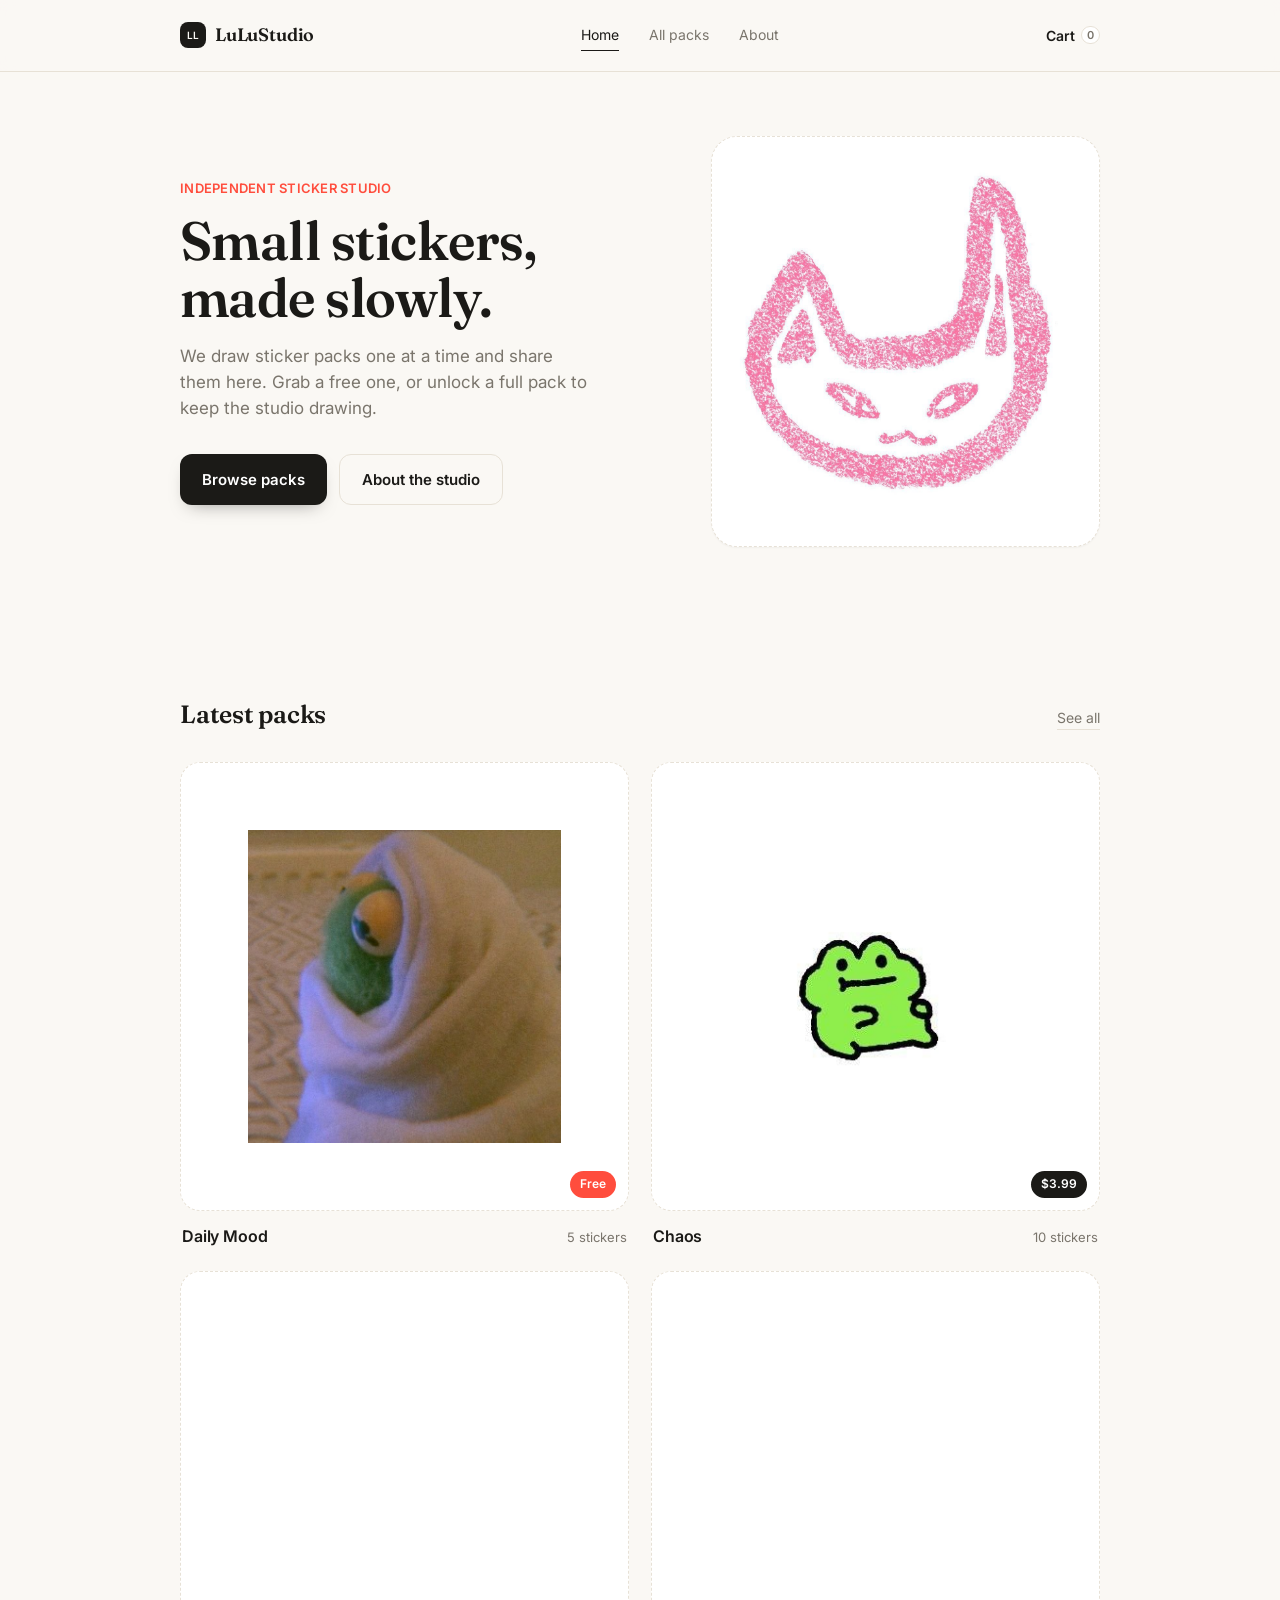
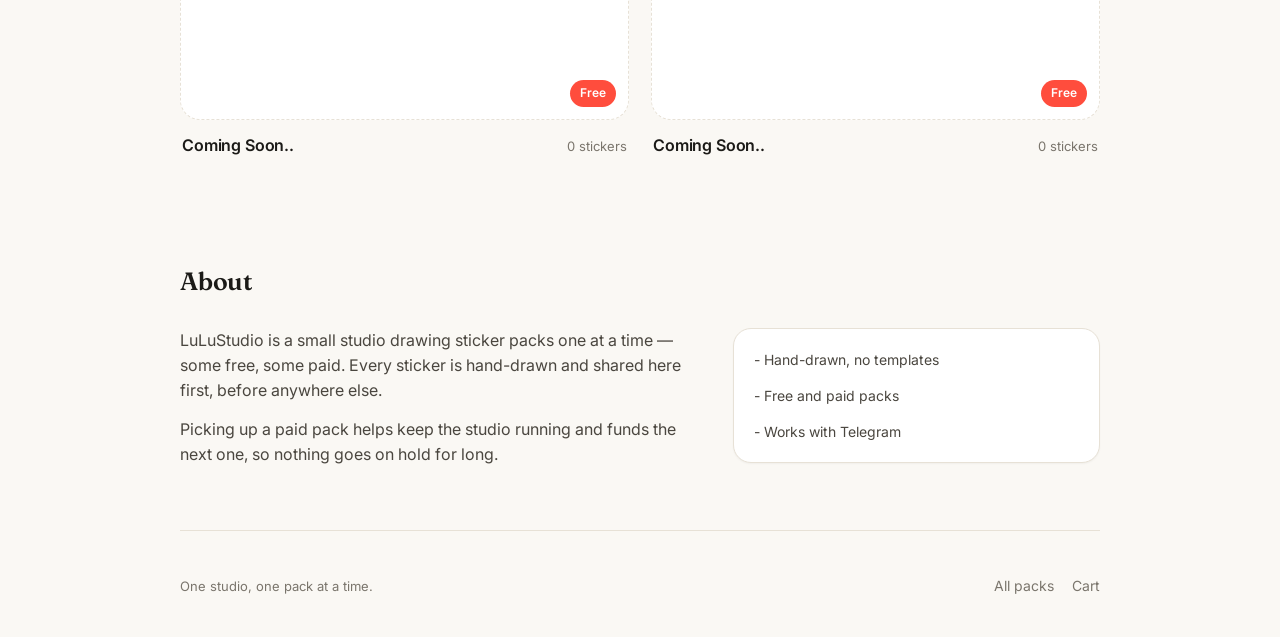
<file: index.html>
<!doctype html>
<html lang="en">
<head>
<meta charset="utf-8">
<meta name="viewport" content="width=device-width, initial-scale=1">
<title>LuLuStudio — small stickers, made slowly</title>
<link rel="preconnect" href="https://fonts.googleapis.com">
<link rel="preconnect" href="https://fonts.gstatic.com" crossorigin>
<link href="https://fonts.googleapis.com/css2?family=Fraunces:opsz,wght@9..144,500;9..144,600&family=Inter:wght@400;500;600&display=swap" rel="stylesheet">
<link rel="stylesheet" href="css/style.css">
</head>
<body data-page="home">
<header class="site-header"><div class="container nav">
  <a class="logo" href="index.html"><span class="logo-mark" aria-hidden="true">LL</span>LuLuStudio</a>
  <nav class="desktop-nav"><a class="active" href="index.html">Home</a><a href="shop.html">All packs</a><a href="#about">About</a></nav>
  <div class="nav-actions"><a class="cart-link" href="cart.html">Cart <span id="cartCount">0</span></a><button class="menu-btn">☰</button></div>
</div></header>

<main>
  <section class="hero container">
    <div>
      <p class="eyebrow">Independent sticker studio</p>
      <h1>Small stickers, made slowly.</h1>
      <p class="sub">We draw sticker packs one at a time and share them here. Grab a free one, or unlock a full pack to keep the studio drawing.</p>
      <div class="hero-actions">
        <a class="btn btn-primary" href="shop.html">Browse packs</a>
        <a class="btn btn-secondary" href="#about">About the studio</a>
      </div>
    </div>
    <div class="hero-sheet"><img src="images/cat.jpg" alt="LuLuStudio sticker illustration"></div>
  </section>

  <section class="section container">
    <div class="section-heading"><h2>Latest packs</h2><a class="text-link" href="shop.html">See all</a></div>
    <div class="pack-grid" id="featuredPacks"></div>
  </section>

  <section class="section container" id="about">
    <div class="section-heading"><h2>About</h2></div>
    <div class="about-wrap">
      <div class="about-copy">
        <p class="about">LuLuStudio is a small studio drawing sticker packs one at a time — some free, some paid. Every sticker is hand-drawn and shared here first, before anywhere else.</p>
        <p class="about">Picking up a paid pack helps keep the studio running and funds the next one, so nothing goes on hold for long.</p>
      </div>
      <ul class="about-facts">
        <li>- Hand-drawn, no templates</li>
        <li>- Free and paid packs</li>
        <li>- Works with Telegram</li>
      </ul>
    </div>
  </section>
</main>

<footer class="footer container">
  <div class="footer-inner">
    <p>One studio, one pack at a time.</p>
    <div class="footer-links"><a href="shop.html">All packs</a><a href="cart.html">Cart</a></div>
  </div>
</footer>

<script src="js/data.js"></script><script src="js/app.js"></script>
</body>
</html>
</file>
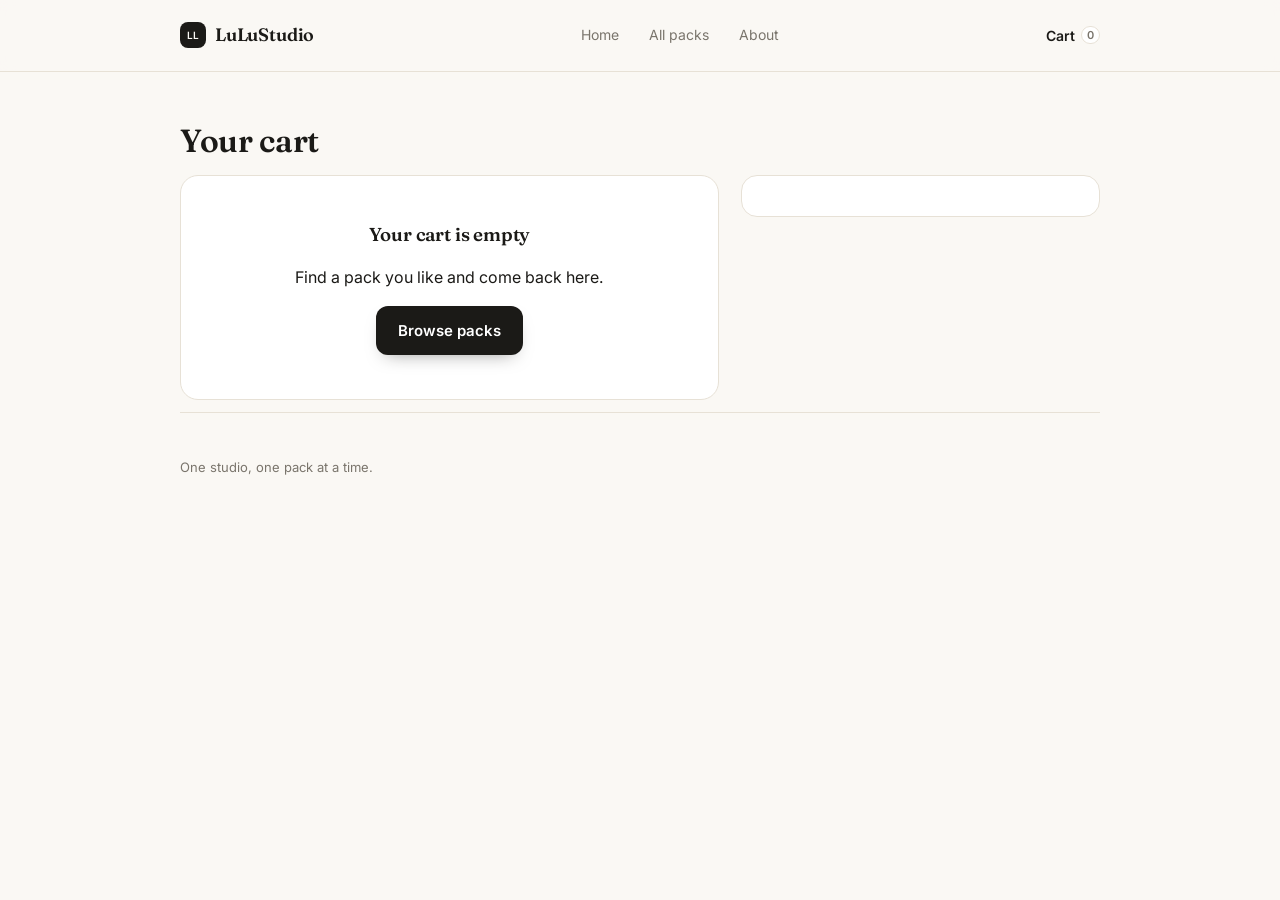
<file: cart.html>
<!doctype html>
<html lang="en">
<head>
<meta charset="utf-8">
<meta name="viewport" content="width=device-width, initial-scale=1">
<title>Cart — LuLuStudio</title>
<link rel="preconnect" href="https://fonts.googleapis.com">
<link rel="preconnect" href="https://fonts.gstatic.com" crossorigin>
<link href="https://fonts.googleapis.com/css2?family=Fraunces:opsz,wght@9..144,500;9..144,600&family=Inter:wght@400;500;600&display=swap" rel="stylesheet">
<link rel="stylesheet" href="css/style.css">
</head>
<body data-page="cart">
<header class="site-header"><div class="container nav">
  <a class="logo" href="index.html"><span class="logo-mark" aria-hidden="true">LL</span>LuLuStudio</a>
  <nav class="desktop-nav"><a href="index.html">Home</a><a href="shop.html">All packs</a><a href="index.html#about">About</a></nav>
  <div class="nav-actions"><a class="cart-link" href="cart.html">Cart <span id="cartCount">0</span></a><button class="menu-btn">☰</button></div>
</div></header>

<main class="container">
  <section class="page-head"><h1>Your cart</h1></section>
  <section class="cart-layout">
    <div id="cartItems"></div>
    <div class="summary-card" id="cartSummary"></div>
  </section>
</main>

<footer class="footer container"><div class="footer-inner"><p>One studio, one pack at a time.</p></div></footer>
<script src="js/data.js"></script><script src="js/app.js"></script>
</body>
</html>
</file>
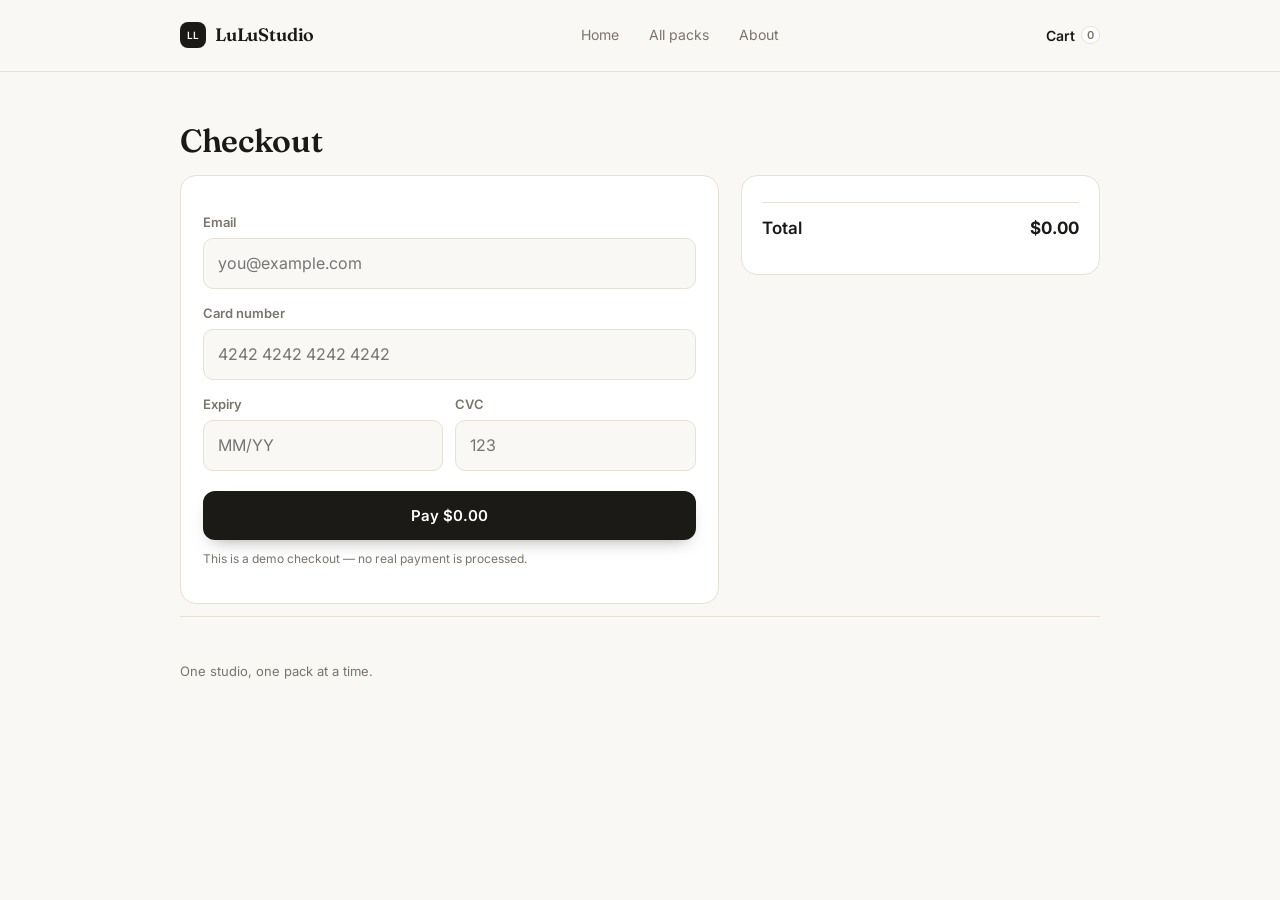
<file: checkout.html>
<!doctype html>
<html lang="en">
<head>
<meta charset="utf-8">
<meta name="viewport" content="width=device-width, initial-scale=1">
<title>Checkout — LuLuStudio</title>
<link rel="preconnect" href="https://fonts.googleapis.com">
<link rel="preconnect" href="https://fonts.gstatic.com" crossorigin>
<link href="https://fonts.googleapis.com/css2?family=Fraunces:opsz,wght@9..144,500;9..144,600&family=Inter:wght@400;500;600&display=swap" rel="stylesheet">
<link rel="stylesheet" href="css/style.css">
</head>
<body data-page="checkout">
<header class="site-header"><div class="container nav">
  <a class="logo" href="index.html"><span class="logo-mark" aria-hidden="true">LL</span>LuLuStudio</a>
  <nav class="desktop-nav"><a href="index.html">Home</a><a href="shop.html">All packs</a><a href="index.html#about">About</a></nav>
  <div class="nav-actions"><a class="cart-link" href="cart.html">Cart <span id="cartCount">0</span></a><button class="menu-btn">☰</button></div>
</div></header>

<main class="container">
  <section class="page-head"><h1>Checkout</h1></section>
  <section class="checkout-layout">
    <form class="form-card" id="checkoutForm">
      <label>Email</label><input type="email" required placeholder="you@example.com">
      <label>Card number</label><input required placeholder="4242 4242 4242 4242">
      <div style="display:flex;gap:12px">
        <div style="flex:1"><label>Expiry</label><input required placeholder="MM/YY"></div>
        <div style="flex:1"><label>CVC</label><input required placeholder="123"></div>
      </div>
      <button class="btn btn-primary full" id="payButton" style="margin-top:20px">Pay</button>
      <p style="color:var(--muted);font-size:12px;margin-top:10px">This is a demo checkout — no real payment is processed.</p>
    </form>
    <div class="summary-card">
      <div id="checkoutItems"></div>
      <div class="total-row"><span>Total</span><strong id="checkoutTotal"></strong></div>
    </div>
  </section>
</main>

<footer class="footer container"><div class="footer-inner"><p>One studio, one pack at a time.</p></div></footer>
<script src="js/data.js"></script><script src="js/app.js"></script>
</body>
</html>
</file>
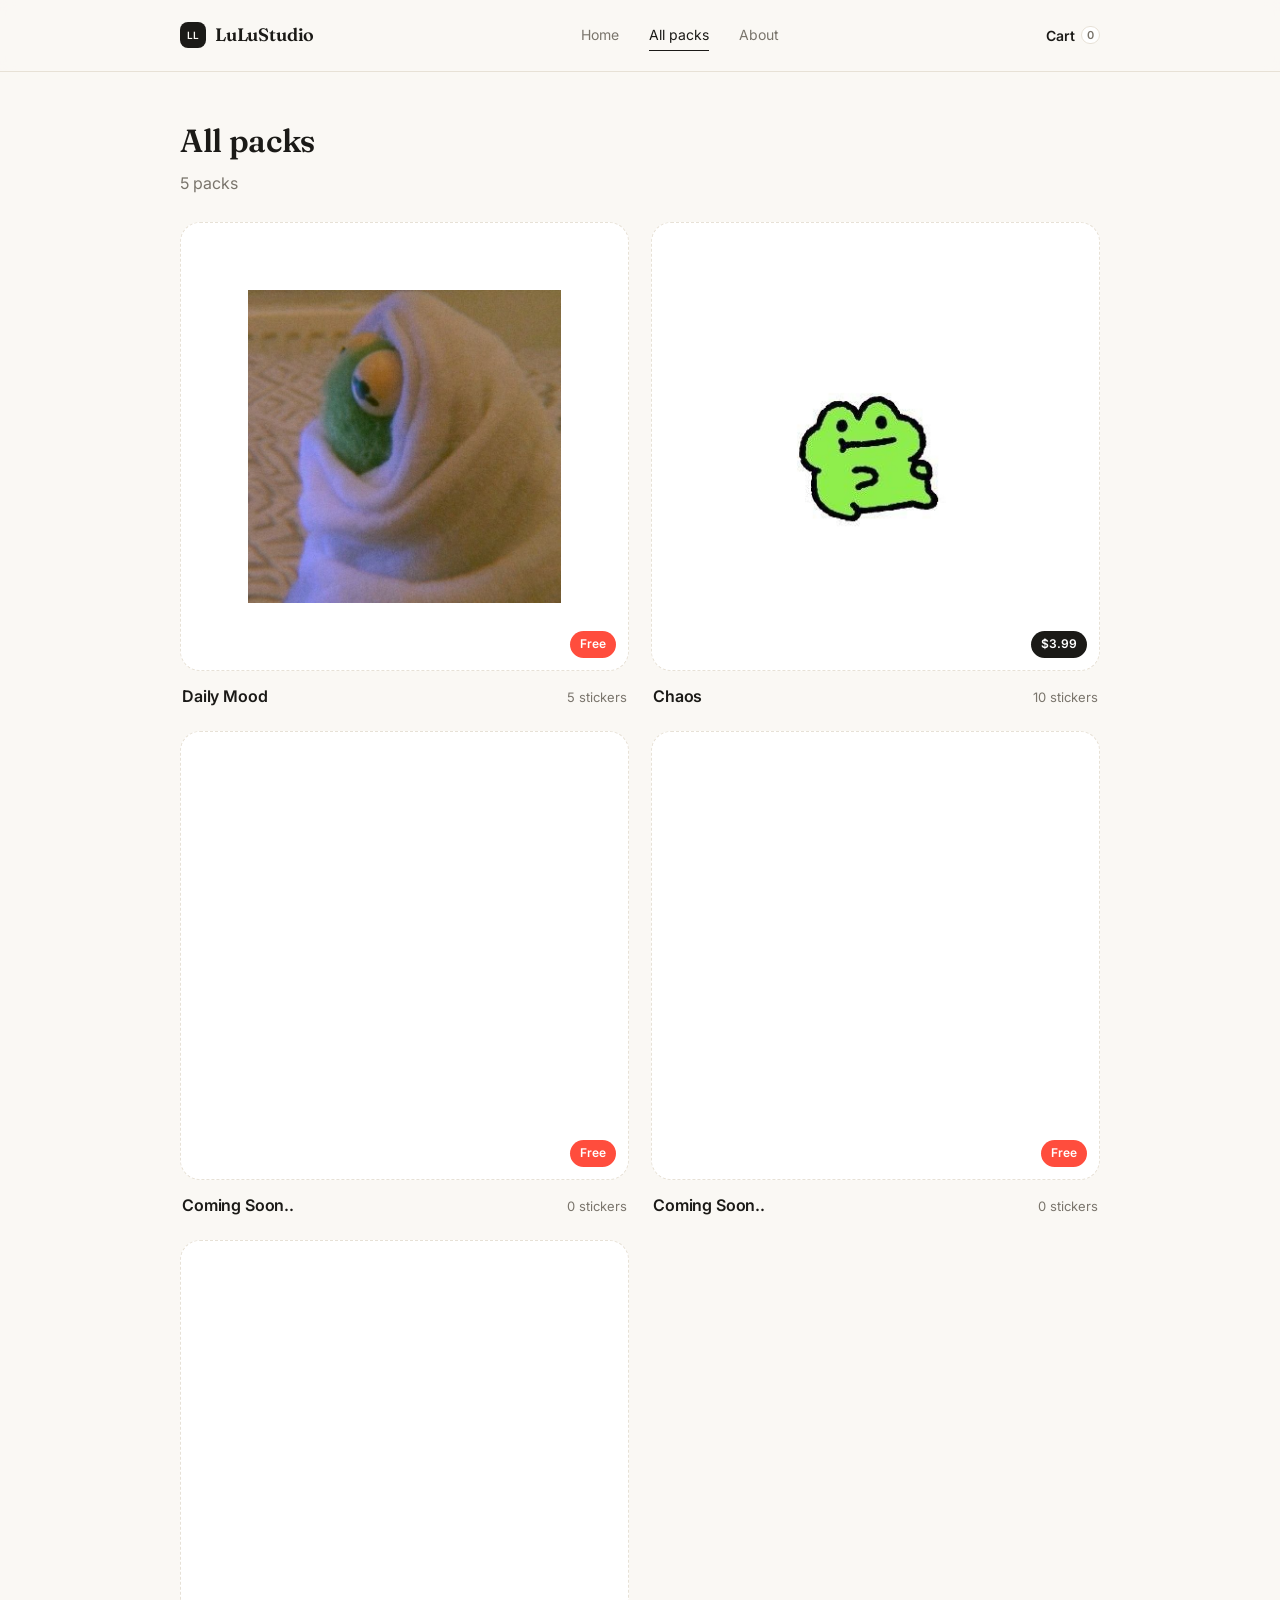
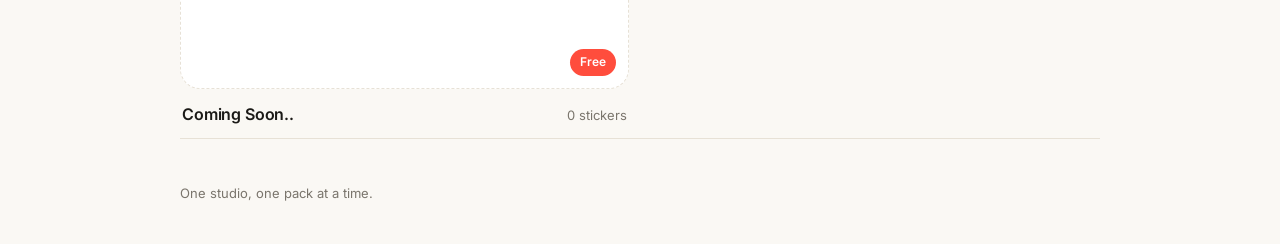
<file: shop.html>
<!doctype html>
<html lang="en">
<head>
<meta charset="utf-8">
<meta name="viewport" content="width=device-width, initial-scale=1">
<title>All packs — LuLuStudio</title>
<link rel="preconnect" href="https://fonts.googleapis.com">
<link rel="preconnect" href="https://fonts.gstatic.com" crossorigin>
<link href="https://fonts.googleapis.com/css2?family=Fraunces:opsz,wght@9..144,500;9..144,600&family=Inter:wght@400;500;600&display=swap" rel="stylesheet">
<link rel="stylesheet" href="css/style.css">
</head>
<body data-page="shop">
<header class="site-header"><div class="container nav">
  <a class="logo" href="index.html"><span class="logo-mark" aria-hidden="true">LL</span>LuLuStudio</a>
  <nav class="desktop-nav"><a href="index.html">Home</a><a class="active" href="shop.html">All packs</a><a href="index.html#about">About</a></nav>
  <div class="nav-actions"><a class="cart-link" href="cart.html">Cart <span id="cartCount">0</span></a><button class="menu-btn">☰</button></div>
</div></header>

<main>
  <section class="page-head container"><h1>All packs</h1><p id="packCount"></p></section>
  <section class="container"><div class="pack-grid" id="allPacks"></div></section>
</main>

<footer class="footer container"><div class="footer-inner"><p>One studio, one pack at a time.</p></div></footer>
<script src="js/data.js"></script><script src="js/app.js"></script>
</body>
</html>
</file>
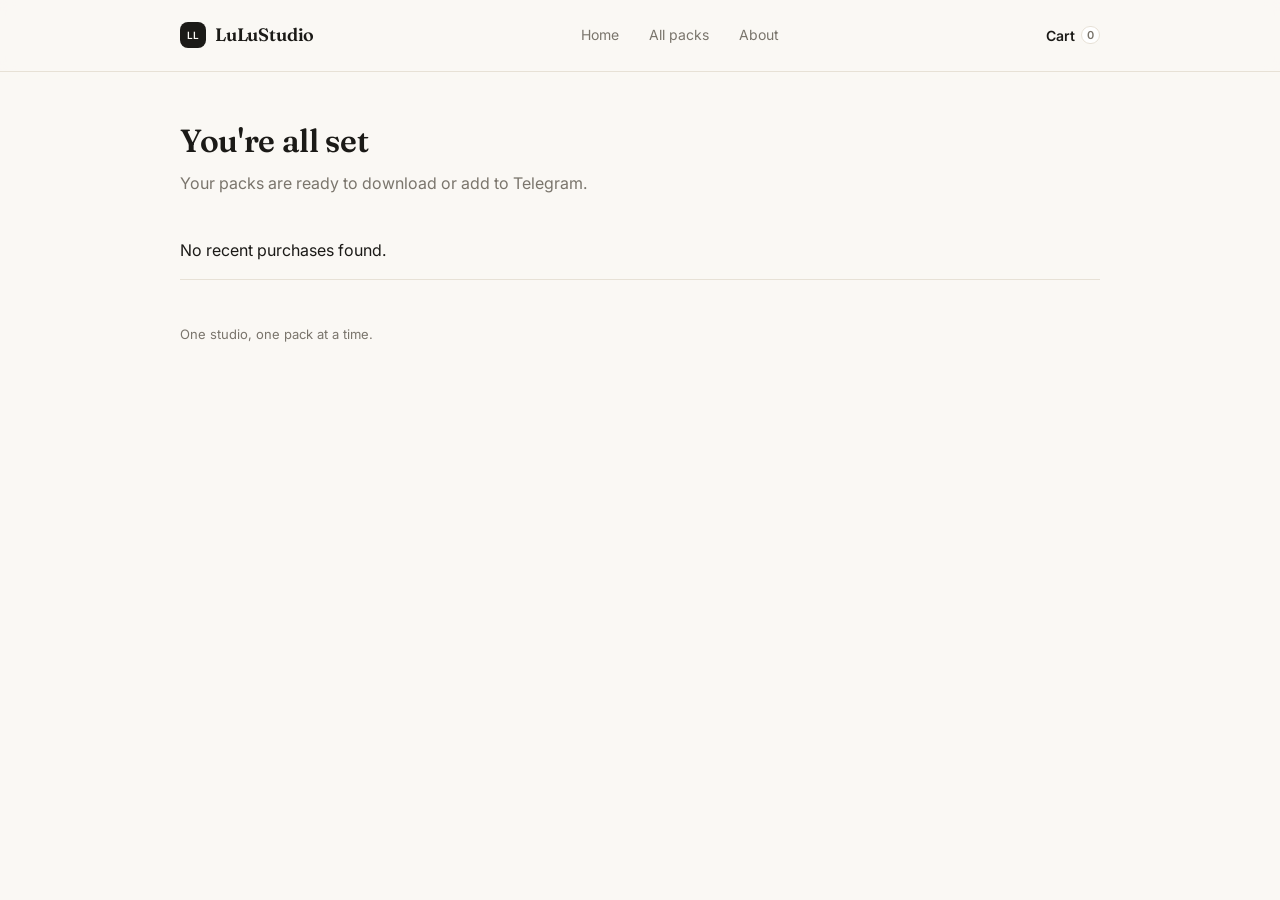
<file: success.html>
<!doctype html>
<html lang="en">
<head>
<meta charset="utf-8">
<meta name="viewport" content="width=device-width, initial-scale=1">
<title>You're all set — LuLuStudio</title>
<link rel="preconnect" href="https://fonts.googleapis.com">
<link rel="preconnect" href="https://fonts.gstatic.com" crossorigin>
<link href="https://fonts.googleapis.com/css2?family=Fraunces:opsz,wght@9..144,500;9..144,600&family=Inter:wght@400;500;600&display=swap" rel="stylesheet">
<link rel="stylesheet" href="css/style.css">
</head>
<body data-page="success">
<header class="site-header"><div class="container nav">
  <a class="logo" href="index.html"><span class="logo-mark" aria-hidden="true">LL</span>LuLuStudio</a>
  <nav class="desktop-nav"><a href="index.html">Home</a><a href="shop.html">All packs</a><a href="index.html#about">About</a></nav>
  <div class="nav-actions"><a class="cart-link" href="cart.html">Cart <span id="cartCount">0</span></a><button class="menu-btn">☰</button></div>
</div></header>

<main class="container">
  <section class="page-head"><h1>You're all set</h1><p>Your packs are ready to download or add to Telegram.</p></section>
  <section id="downloads"></section>
</main>

<footer class="footer container"><div class="footer-inner"><p>One studio, one pack at a time.</p></div></footer>
<script src="js/data.js"></script><script src="js/app.js"></script>
</body>
</html>
</file>
<file: css/style.css>
*{box-sizing:border-box}
:root{
  --paper:#FAF8F4; --surface:#fff; --ink:#1B1A17; --muted:#7A756C;
  --line:#E7E1D6; --accent:#FF4D3D; --accent-soft:#FFE7E2; --yellow:#FFD23F;
  --radius:18px; --radius-sm:12px;
  --shadow-sm:0 1px 2px rgba(27,26,23,.04);
  --shadow-md:0 10px 24px -12px rgba(27,26,23,.16);
  --shadow-lift:0 16px 32px -16px rgba(27,26,23,.22);
}
body{margin:0;background:var(--paper);color:var(--ink);font-family:"Inter",sans-serif;line-height:1.55;font-size:16px;-webkit-font-smoothing:antialiased}
h1,h2,h3{font-family:"Fraunces",serif;font-weight:600;letter-spacing:-.01em;margin:0}
a{color:inherit;text-decoration:none}
button,input,select{font:inherit}
.container{width:min(920px,calc(100% - 48px));margin:auto}

/* header */
.site-header{padding:20px 0;position:sticky;top:0;background:rgba(250,248,244,.88);backdrop-filter:blur(8px);z-index:30;border-bottom:1px solid var(--line)}
.nav{display:flex;align-items:center;justify-content:space-between}
.logo{font-family:"Fraunces",serif;font-weight:600;font-size:18px;display:flex;align-items:center;gap:9px;letter-spacing:-.01em}
.logo-mark{display:grid;place-items:center;width:26px;height:26px;border-radius:8px;background:var(--ink);color:var(--paper);font-family:"Inter",sans-serif;font-weight:600;font-size:10px;letter-spacing:.02em}
.desktop-nav{display:flex;gap:30px}
.desktop-nav a{font-size:14px;color:var(--muted);padding:4px 0;border-bottom:1px solid transparent;transition:.15s color,.15s border-color}
.desktop-nav a:hover{color:var(--ink)}
.desktop-nav .active{color:var(--ink);border-color:var(--ink)}
.nav-actions{display:flex;align-items:center;gap:20px}
.cart-link{font-size:14px;font-weight:600;display:flex;align-items:center;gap:6px}
.cart-link span{color:var(--muted);background:var(--surface);border:1px solid var(--line);border-radius:999px;font-size:11px;font-weight:600;min-width:18px;height:18px;display:grid;place-items:center;padding:0 5px}
.menu-btn{display:none;border:0;background:none;font-size:20px;cursor:pointer;color:var(--ink)}
@media(max-width:640px){
  .desktop-nav{display:none}.menu-btn{display:block}
  .nav-open .desktop-nav{display:flex;flex-direction:column;position:absolute;left:24px;right:24px;top:66px;background:var(--surface);border:1px solid var(--line);border-radius:14px;padding:16px;gap:14px;z-index:20;box-shadow:var(--shadow-md)}
}

/* hero */
.hero-sheet img{width:100%;height:100%;object-fit:contain;border-radius:inherit}
.hero{padding:64px 0 96px;display:grid;grid-template-columns:1.1fr .9fr;gap:56px;align-items:center}
.eyebrow{font-size:13px;font-weight:600;color:var(--accent);letter-spacing:.02em;margin:0 0 14px;text-transform:uppercase}
.hero h1{font-size:clamp(36px,5vw,54px);line-height:1.06;max-width:11ch}
.hero p.sub{color:var(--muted);font-size:17px;max-width:38ch;margin-top:16px}
.hero-actions{display:flex;gap:12px;margin-top:32px}
.hero-sheet{aspect-ratio:1;background:var(--surface);border:1.5px dashed var(--line);border-radius:26px;display:grid;place-items:center;padding:18px;box-shadow:var(--shadow-sm)}
.hero-sheet span{display:grid;place-items:center;font-size:44px}
@media(max-width:760px){.hero{grid-template-columns:1fr;padding:36px 0 56px}.hero-sheet{max-width:280px;margin:0 auto}}

.btn{display:inline-flex;align-items:center;justify-content:center;border:0;border-radius:12px;padding:13px 22px;font-weight:600;font-size:15px;cursor:pointer;transition:.15s transform,.15s opacity,.15s box-shadow}
.btn:hover{transform:translateY(-1px)}
.btn:active{transform:translateY(0)}
.btn-primary{background:var(--ink);color:#fff;box-shadow:0 8px 18px -10px rgba(27,26,23,.5)}
.btn-primary:hover{opacity:.94}
.btn-secondary{background:transparent;border:1px solid var(--line);color:var(--ink)}
.btn-secondary:hover{border-color:var(--ink);opacity:1}
.full{width:100%}

/* sections */
.section{padding:52px 0}
.section-heading{display:flex;align-items:baseline;justify-content:space-between;margin-bottom:28px}
.section-heading h2{font-size:25px}
.text-link{font-size:14px;color:var(--muted);border-bottom:1px solid var(--line);transition:.15s color,.15s border-color}
.text-link:hover{color:var(--ink);border-color:var(--ink)}

/* pack grid + cards */
.pack-grid{display:grid;grid-template-columns:repeat(2,1fr);gap:22px}
.pack-card a{display:block}
.pack-art{aspect-ratio:1;background:var(--surface);border:1.5px dashed var(--line);border-radius:20px;display:grid;place-items:center;position:relative;overflow:hidden;transition:.2s border-color,.2s box-shadow,.2s transform}
.pack-card:hover .pack-art{border-color:var(--ink);box-shadow:var(--shadow-lift);transform:translateY(-2px)}
.pack-art img{width:70%;height:70%;object-fit:contain;transition:.25s transform}
.pack-card:hover .pack-art img{transform:scale(1.04)}
.art-emoji{font-size:64px}
.tag{position:absolute;bottom:12px;right:12px;background:var(--ink);color:#fff;font-size:12px;font-weight:600;padding:4px 10px;border-radius:999px}
.tag.tag-free{background:var(--accent)}
.pack-info{display:flex;justify-content:space-between;align-items:baseline;padding:13px 2px 0}
.pack-info h3{font-size:16px;font-weight:600;font-family:"Inter",sans-serif;transition:.15s color}
.pack-card:hover .pack-info h3{color:var(--accent)}
.count{font-size:13px;color:var(--muted)}
@media(max-width:600px){.pack-grid{gap:14px}}

/* pack detail */
.page-head{padding:44px 0 10px}
.page-head h1{font-size:32px}
.page-head p{color:var(--muted);margin-top:6px}
.crumbs{font-size:13px;color:var(--muted);margin:30px 0 22px}
.crumbs a:hover{color:var(--ink)}
.pack-detail-grid{display:grid;grid-template-columns:1fr 1fr;gap:48px;align-items:start}
.detail-art{aspect-ratio:1;background:var(--surface);border:1.5px dashed var(--line);border-radius:24px;display:grid;place-items:center}
.detail-art img{width:65%;height:65%;object-fit:contain}
.detail-art .art-emoji{font-size:100px}
.detail-copy h1{font-size:32px;margin-bottom:12px}
.detail-copy .lead{color:var(--muted)}
.detail-price{font-family:"Fraunces",serif;font-size:30px;margin:20px 0}
.included{list-style:none;padding:0;margin:0 0 24px;display:flex;flex-direction:column;gap:8px;color:#4a463f;font-size:14px}
.included li:before{content:"— ";color:var(--muted)}
.hint{color:var(--muted);font-size:13px;margin-top:14px}
.sticker-grid{display:grid;grid-template-columns:repeat(5,1fr);gap:10px}
.sticker-tile{aspect-ratio:1;border-radius:14px;background:var(--surface);border:1.5px dashed var(--line);display:grid;place-items:center;font-size:28px;position:relative}
.sticker-tile img{width:70%;height:70%;object-fit:contain}
.sticker-tile.locked{opacity:.4}
.lock{position:absolute;bottom:6px;right:6px;font-size:12px}
@media(max-width:700px){.pack-detail-grid{grid-template-columns:1fr}.sticker-grid{grid-template-columns:repeat(4,1fr)}}

/* cart / checkout */
.empty-box{background:var(--surface);border:1px solid var(--line);border-radius:var(--radius);padding:44px;text-align:center}
.cart-row{display:flex;align-items:center;gap:14px;background:var(--surface);border:1px solid var(--line);border-radius:14px;padding:12px 16px;margin-bottom:10px}
.cart-art{width:52px;height:52px;border-radius:10px;background:var(--paper);display:grid;place-items:center;font-size:24px;overflow:hidden}
.cart-art img{width:80%;height:80%;object-fit:contain}
.grow{flex:1}
.meta-line{color:var(--muted);font-size:13px}
.remove{border:0;background:none;color:var(--muted);cursor:pointer;font-size:13px}
.remove:hover{color:var(--accent)}
.summary-line{display:flex;justify-content:space-between;padding:6px 0;color:var(--muted);font-size:14px}
.total-row{display:flex;justify-content:space-between;padding:12px 0;border-top:1px solid var(--line);margin-top:6px;font-weight:600;font-size:17px}
.cart-layout,.checkout-layout{display:grid;grid-template-columns:1.5fr 1fr;gap:22px;align-items:start}
.summary-card{background:var(--surface);border:1px solid var(--line);border-radius:16px;padding:20px}
@media(max-width:720px){.cart-layout,.checkout-layout{grid-template-columns:1fr}}
.form-card{background:var(--surface);border:1px solid var(--line);border-radius:16px;padding:22px}
.form-card label{display:block;font-size:13px;font-weight:600;margin:14px 0 6px;color:var(--muted)}
.form-card input{width:100%;border:1px solid var(--line);border-radius:10px;padding:12px 14px;outline:none;background:var(--paper)}
.form-card input:focus{border-color:var(--ink)}
.download-item{display:flex;align-items:center;justify-content:space-between;gap:12px;background:var(--surface);border:1px solid var(--line);border-radius:14px;padding:14px 18px;margin-bottom:10px;flex-wrap:wrap}
.dl-actions{display:flex;gap:8px}

/* about */
.about-wrap{display:grid;grid-template-columns:1.4fr 1fr;gap:40px;align-items:start}
.about{color:#4a463f;max-width:52ch;margin:0 0 14px}
.about:last-child{margin-bottom:0}
.about-facts{list-style:none;margin:0;padding:20px;display:flex;flex-direction:column;gap:14px;background:var(--surface);border:1px solid var(--line);border-radius:var(--radius);box-shadow:var(--shadow-sm)}
.about-facts li{display:flex;align-items:center;gap:10px;font-size:14px;color:#4a463f}
.about-facts span{font-size:16px}
@media(max-width:700px){.about-wrap{grid-template-columns:1fr}}

/* toast */
#toast{position:fixed;left:50%;bottom:26px;transform:translate(-50%,20px);background:var(--ink);color:#fff;padding:11px 18px;border-radius:999px;font-weight:600;font-size:13px;opacity:0;pointer-events:none;transition:.2s;z-index:50}
#toast.show{opacity:1;transform:translate(-50%,0)}

/* footer */
.footer{padding:44px 0 40px;border-top:1px solid var(--line);margin-top:12px}
.footer-inner{display:flex;justify-content:space-between;align-items:center;flex-wrap:wrap;gap:16px}
.footer p{color:var(--muted);font-size:13px;margin:0}
.footer-links{display:flex;gap:18px;font-size:14px;color:var(--muted)}
.footer-links a{transition:.15s color}
.footer-links a:hover{color:var(--ink)}

:focus-visible{outline:2px solid var(--ink);outline-offset:2px}
@media(prefers-reduced-motion:reduce){*{transition:none!important}}
</file>
